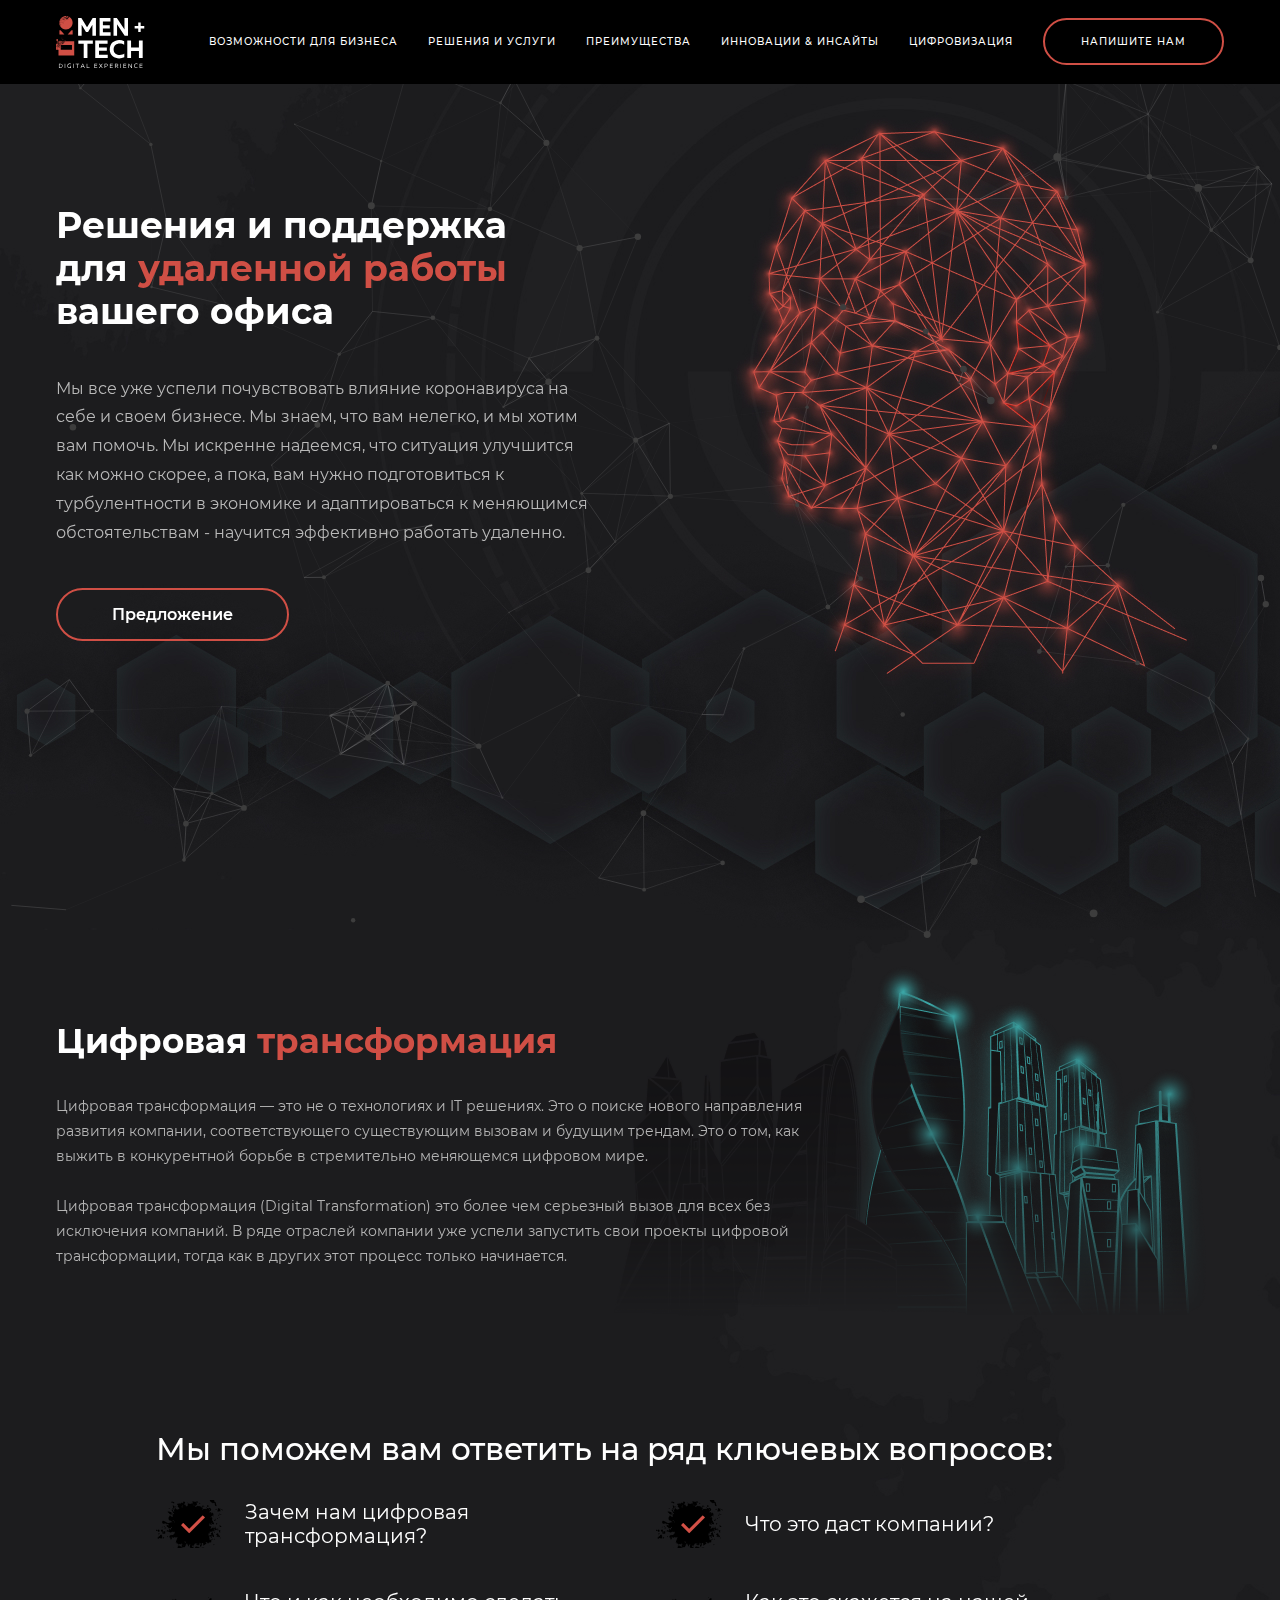
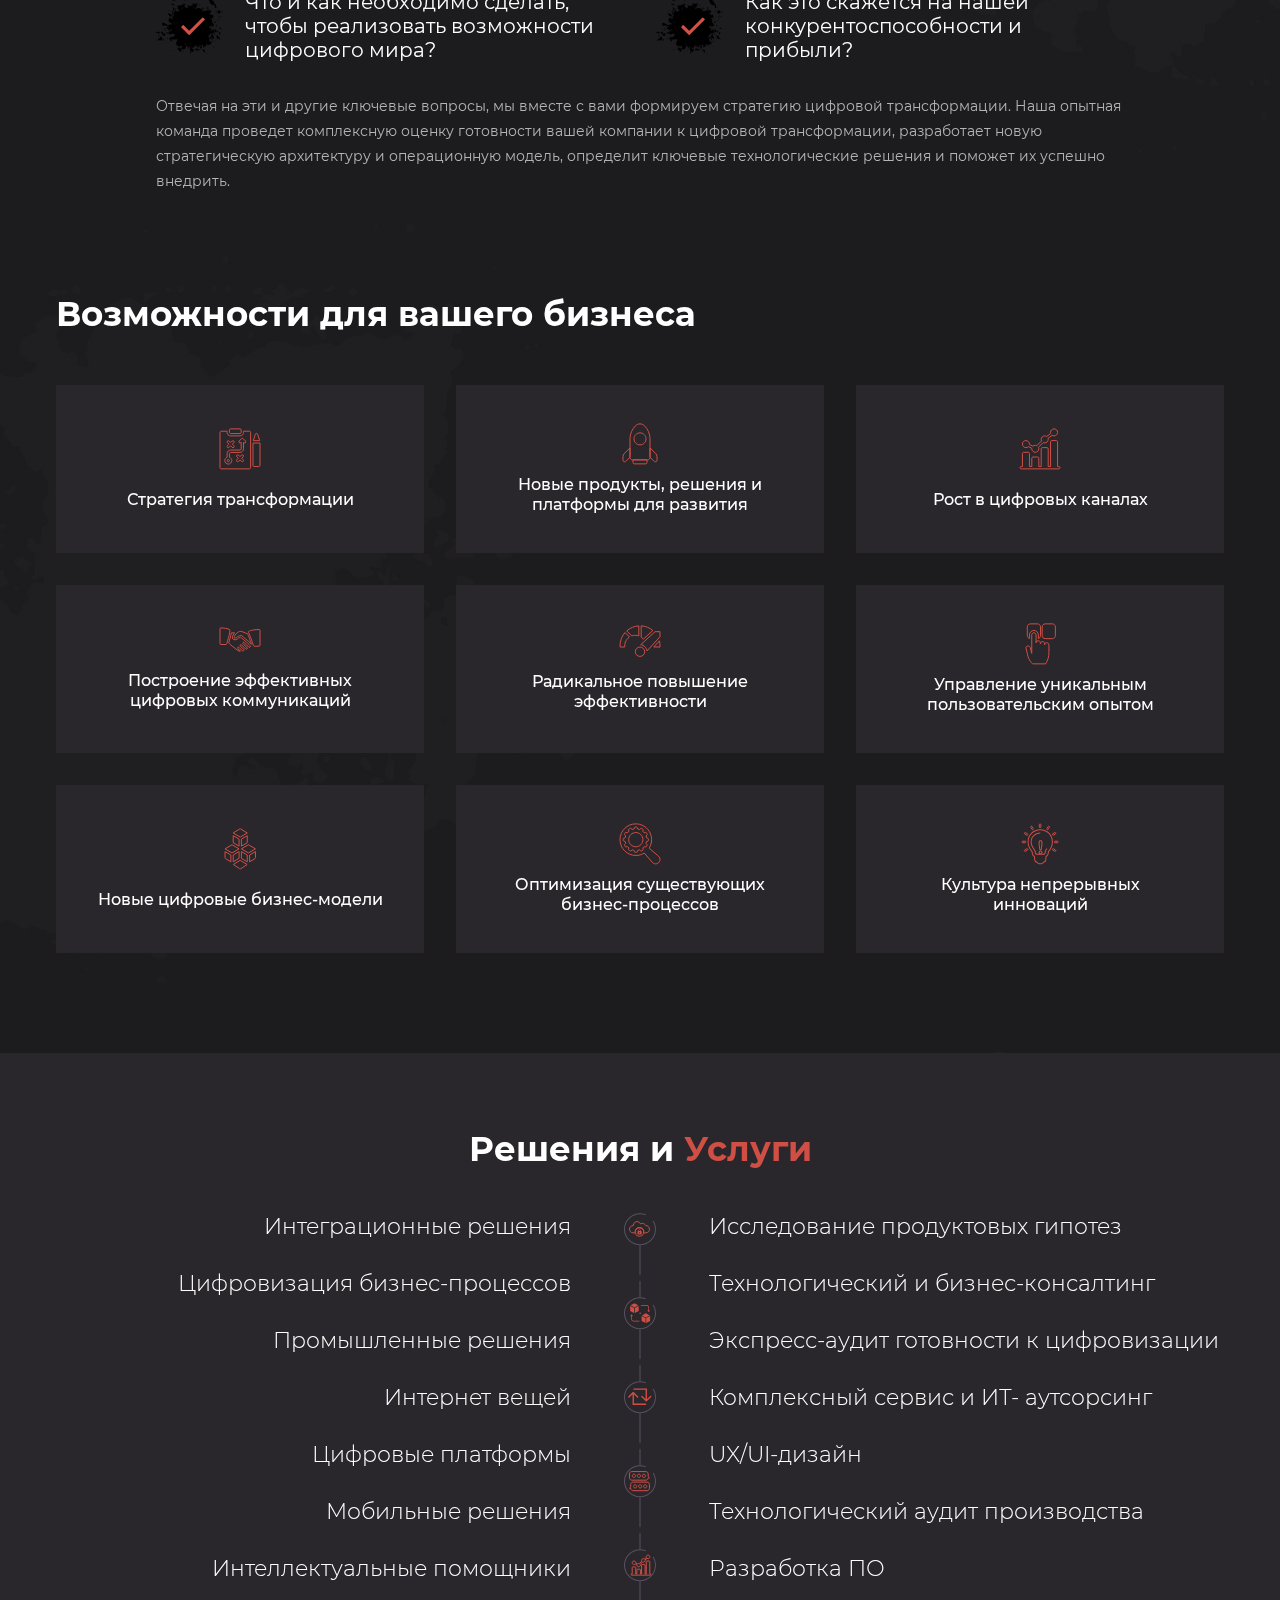
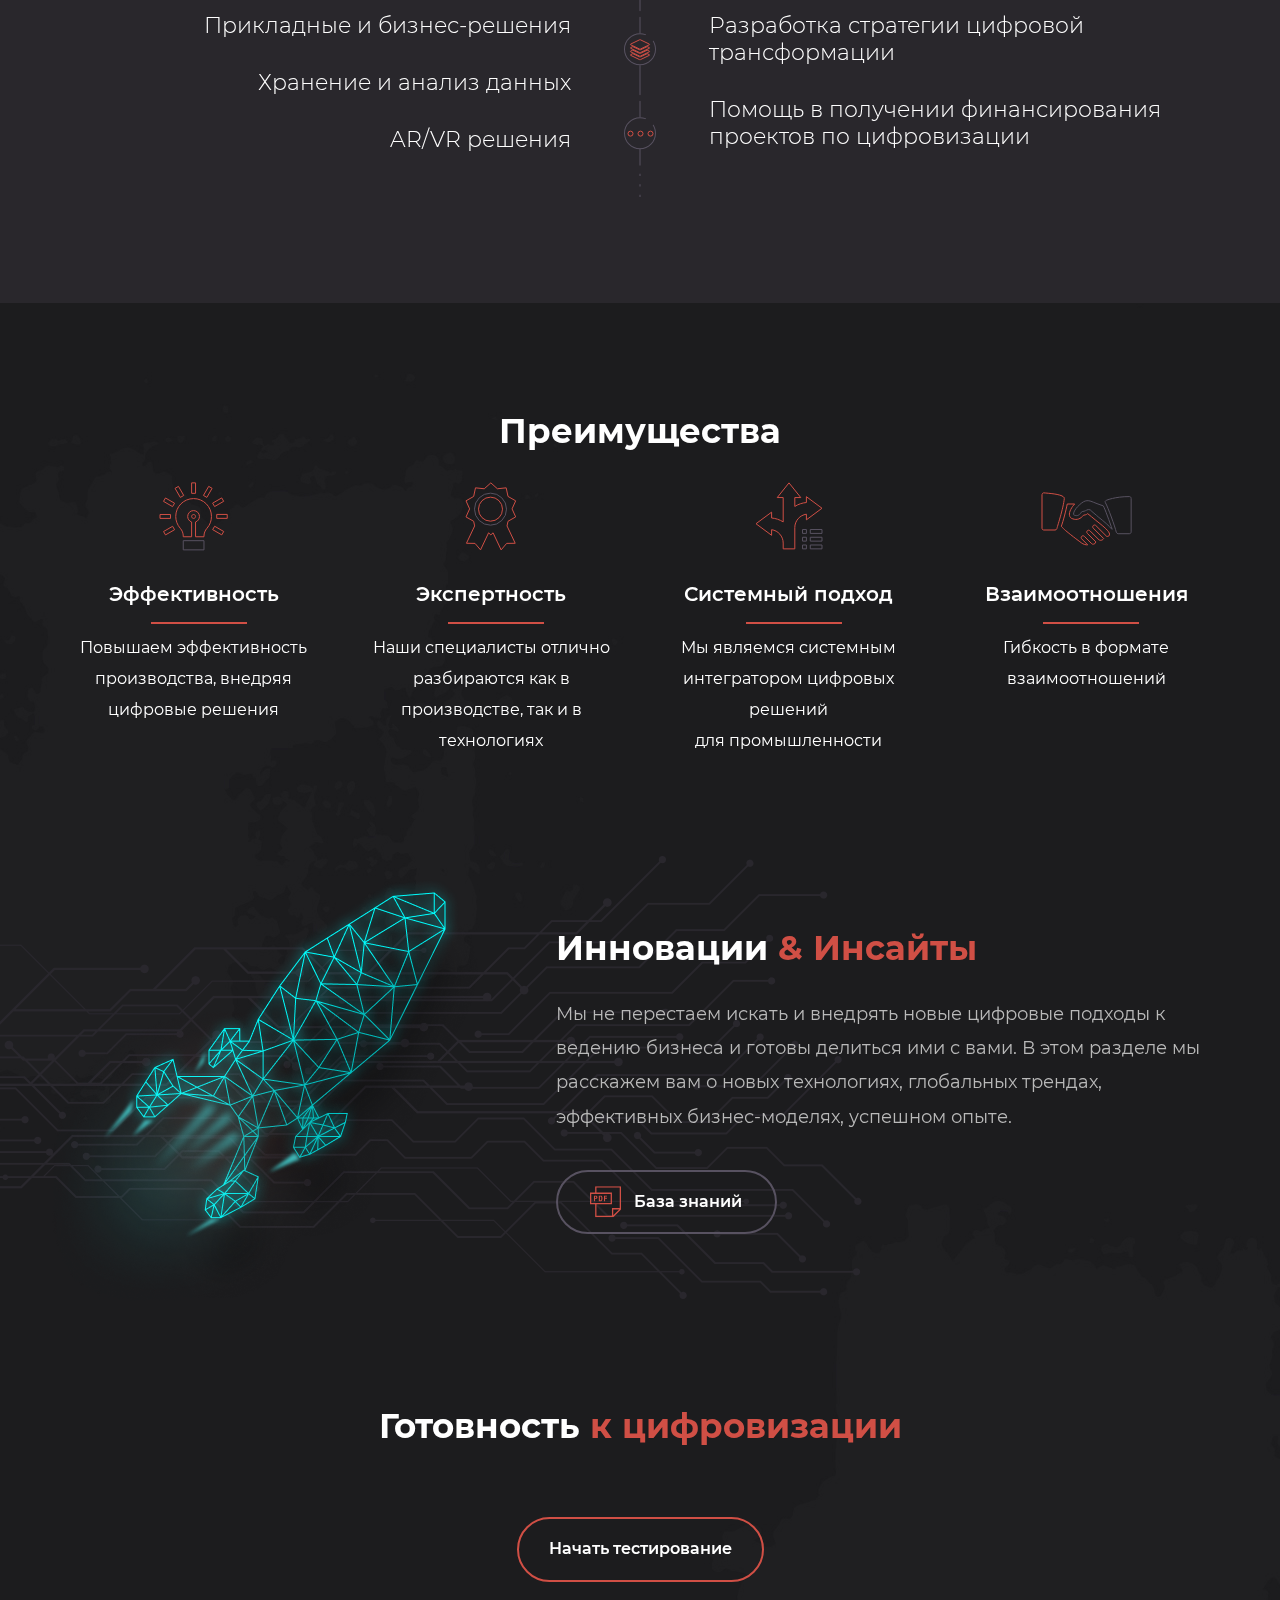
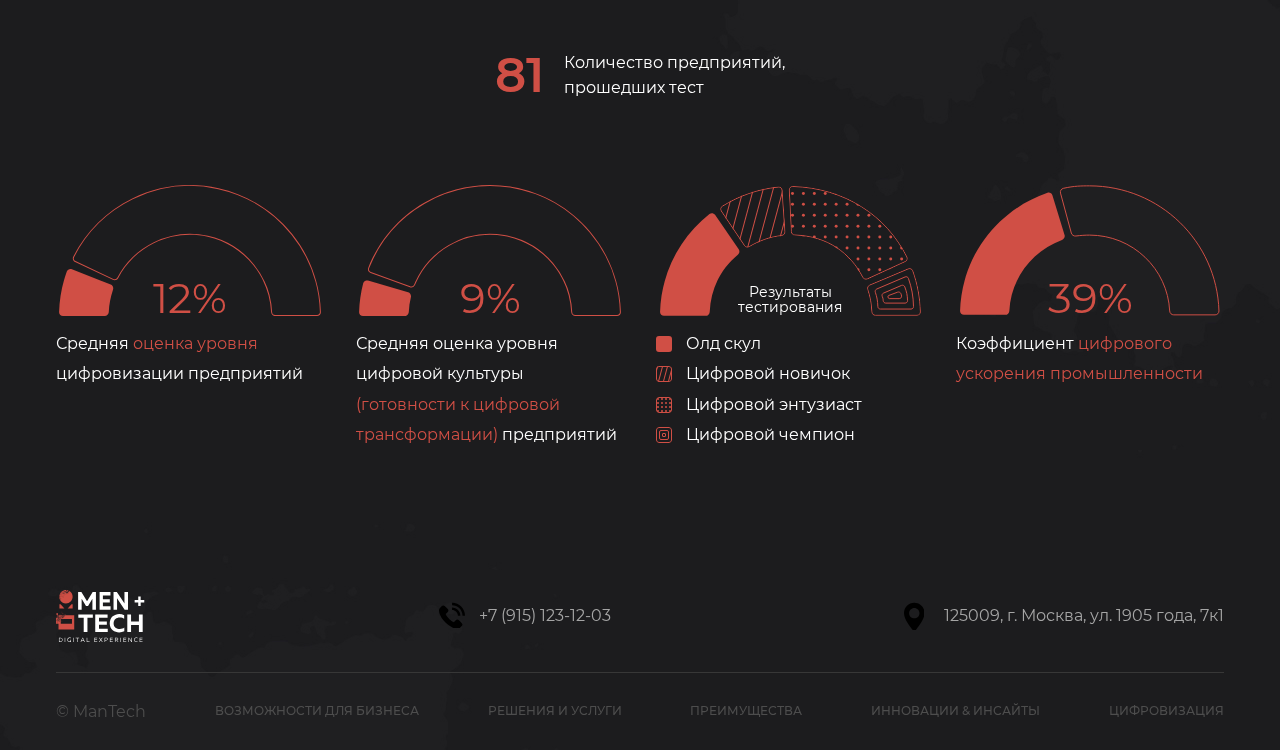
<file: index.html>
<!DOCTYPE html>
<html lang="ru">
<head>
    <meta charset="UTF-8">
    <meta name="viewport" content="width=device-width, initial-scale=1.0">
    <title>Men plus Tech</title>
    <link rel="stylesheet" href="css/reset.css">
    <link rel="stylesheet" href="css/style.css">
    <link rel="stylesheet" href="css/media.css">
</head>
<body>

    <!-- Header start -->
    <header class="header">
        <div class="wrapper">

           <div class="header__wrapper">
                <div class="header__logo">
                    <a href="/" class="header__logo-link">
                        <img src="img/svg/LogoMen.svg" width="89" height="52" alt="Логотип компании Men+Tech" class="header__logo-pic">
                    </a>
                </div>

                <nav class="header__nav">
                    <ul class="header__list">
                        <li class="header__item">
                            <a href="#opport" class="header__link js-scroll">Возможности для бизнеса</a>
                        </li>
                        <li class="header__item">
                            <a href="#services" class="header__link js-scroll">Решения и услуги</a>
                        </li>
                        <li class="header__item">
                            <a href="#benefits" class="header__link js-scroll">Преимущества</a>
                        </li>
                        <li class="header__item">
                            <a href="#insites" class="header__link js-scroll">Инновации & Инсайты</a>
                        </li>
                        <li class="header__item">
                            <a href="#test" class="header__link js-scroll">Цифровизация</a>
                        </li>
                        <li class="header__item">
                            <a href="postform.html" class="header__link send-message">Напишите нам</a>
                        </li>
                    </ul>
                    <div class="header__nav-close">
                        <span class="header__nav-close-line"></span>
                        <span class="header__nav-close-line"></span>
                    </div>
                </nav>

                <div class="header__burger burger">
                    <span class="burger__line burger__line-first"></span>
                    <span class="burger__line burger__line-second"></span>
                    <span class="burger__line burger__line-third"></span>
                </div>
                
            </div>
            
        </div>
    </header>
    <!-- Header end -->

    <main class="main">
        <h1 class="visually-hidden">Сайт компании Man plus Tech</h1>
        <!-- Intro start -->
        <section class="intro">
            <div id="particles" class="particles"></div>
            <div class="wrapper">
                <h2 class="intro__title">
                    Решения и поддержка для <span>удаленной работы</span> вашего офиса
                </h2>
                <p class="intro__desc">
                    Мы все уже успели почувствовать влияние коронавируса на себе и своем бизнесе. Мы знаем, что вам нелегко, и мы хотим вам помочь. Мы искренне надеемся, что ситуация улучшится как можно скорее, а пока, вам нужно подготовиться к турбулентности в экономике и адаптироваться к меняющимся обстоятельствам - научится эффективно работать удаленно. 
                </p>
                <a href="#!" class="intro__more">
                    Предложение
                </a>
            
                
            </div>
            
            
        </section>
        <!-- Intro end -->

        <!-- Desc_01 start -->
        <section class="desc_01">
            <div class="wrapper">
                <div class="desc_01__wrapper">
                    <h2 class="desc_01__title">
                        Цифровая <span>трансформация</span> 
                    </h2>
                    <p class="desc_01__text desc_01__text-2">
                        Цифровая трансформация — это не о технологиях и IT решениях. Это о поиске нового направления развития компании, соответствующего существующим вызовам и будущим трендам. Это о том, как выжить в конкурентной борьбе в стремительно меняющемся цифровом мире.
                    </p>
                    <p class="desc_01__text desc_01__text-2">
                        Цифровая трансформация (Digital Transformation) это более чем серьезный вызов для всех без исключения компаний. В ряде отраслей компании уже успели запустить свои проекты цифровой трансформации, тогда как в других этот процесс только начинается. 
                    </p>
                </div>
                
            </div>
        </section>
        <!-- Desc_01 end -->

        <!-- Questions start -->
        <section class="quest">
            <div class="quest__wrap">
                <h3 class="quest__title">
                    Мы поможем вам ответить на ряд ключевых вопросов:
                </h3>

                <ul class="quest__cards">
                    <li class="quest__card">
                        <p class="quest__card-text">
                            Зачем нам цифровая трансформация?
                        </p>
                    </li>

                    <li class="quest__card">
                        <p class="quest__card-text">
                            Что это даст компании?
                        </p>
                    </li>

                    <li class="quest__card">
                        <p class="quest__card-text">
                            Что и как необходимо сделать, чтобы реализовать возможности цифрового мира?
                        </p>
                    </li>

                    <li class="quest__card">
                        <p class="quest__card-text">
                            Как это скажется на нашей конкурентоспособности и прибыли?
                        </p>
                    </li>
                </ul>

                <p class="quest__desc">
                    Отвечая на эти и другие ключевые вопросы, мы вместе с вами формируем стратегию цифровой трансформации. Наша опытная команда проведет комплексную оценку готовности вашей компании к цифровой трансформации, разработает новую стратегическую архитектуру и операционную модель, определит ключевые технологические решения и поможет их успешно внедрить.
                </p>
            </div>
        </section>
         <!-- Questions end -->

        <!-- Oppotunity start -->
        <section class="opport" id="opport">
            <div class="wrapper">
                <h2 class="opport__title">
                    Возможности для вашего бизнеса
                </h2>
                <ul class="opport__cards">

                    <li class="opport__card">
                        <p class="opport__desc opport__desc-01">
                            Стратегия трансформации 
                        </p>
                    </li>

                    <li class="opport__card">
                        <p class="opport__desc opport__desc-02">
                            Новые продукты, решения и платформы для развития 
                        </p>
                    </li>

                    <li class="opport__card">
                        <p class="opport__desc opport__desc-03">
                            Рост в цифровых каналах 
                        </p>
                    </li>

                    <li class="opport__card">
                        <p class="opport__desc opport__desc-04">
                            Построение эффективных цифровых коммуникаций
                        </p>
                    </li>

                    <li class="opport__card">
                        <p class="opport__desc opport__desc-05">
                            Радикальное повышение эффективности 
                        </p>
                    </li>

                    <li class="opport__card">
                        <p class="opport__desc opport__desc-06">
                            Управление уникальным пользовательским опытом
                        </p>
                    </li>

                    <li class="opport__card">
                        <p class="opport__desc opport__desc-07">
                            Новые цифровые бизнес-модели
                        </p>
                    </li>

                    <li class="opport__card">
                        <p class="opport__desc opport__desc-08">
                            Оптимизация существующих бизнес-процессов
                        </p>
                    </li>

                    <li class="opport__card">
                        <p class="opport__desc opport__desc-09">
                            Культура непрерывных инноваций
                        </p>
                    </li>

                </ul>
            </div>
        </section>

        <!-- Opportunity end -->

        <!-- Services start -->
        <section class="services" id="services">
            <div class="wrapper">
                <h2 class="services__title">
                    Решения и <span>Услуги</span>
                </h1>
                
                <div class="services__cards">
                    <div class="services__card ">
                        <h3 class="services__card-title">
                            Решения
                        </h3>
                        
                        <p class="services__card-desc">
                            Интеграционные решения
                        </p>
                        <p class="services__card-desc">
                            Цифровизация бизнес-процессов
                        </p>
                        <p class="services__card-desc">
                            Промышленные решения
                        </p>
                        <p class="services__card-desc">
                            Интернет вещей
                        </p>
                        <p class="services__card-desc">
                            Цифровые платформы
                        </p>
                        <p class="services__card-desc">
                            Мобильные решения
                        </p>
                        <p class="services__card-desc">
                            Интеллектуальные помощники
                        </p>
                        <p class="services__card-desc">
                            Прикладные и бизнес-решения
                        </p>
                        <p class="services__card-desc">
                            Хранение и анализ данных
                        </p>
                        <p class="services__card-desc">
                            AR/VR решения
                        </p>
                    </div>

                    <div class="services__card  services__card-2">
                        <h3 class="services__card-title">
                            Услуги
                        </h3>
                        
                        <p class="services__card-desc">
                            Исследование продуктовых гипотез
                        </p>
                        <p class="services__card-desc">
                            Технологический и бизнес-консалтинг
                        </p>
                        <p class="services__card-desc">
                            Экспресс-аудит готовности к цифровизации
                        </p>
                        <p class="services__card-desc">
                            Комплексный сервис и ИТ- аутсорсинг
                        </p>
                        <p class="services__card-desc">
                            UX/UI-дизайн
                        </p>
                        <p class="services__card-desc">
                            Технологический аудит производства
                        </p>
                        <p class="services__card-desc">
                            Разработка ПО
                        </p>
                        <p class="services__card-desc">
                            Разработка стратегии цифровой трансформации
                        </p>
                        <p class="services__card-desc">
                            Помощь в получении финансирования проектов по цифровизации
                        </p>
                    </div>

                </div>

            </div>
        </section>
        <!-- Services end -->

         <!-- Benefits start -->
         <section class="benefits" id="benefits">
            <div class="wrapper">
                <h2 class="benefits__title">
                    Преимущества
                </h2>
                <ul class="benefits__cards">

                    <li class="benefits__card benefits__card-01">
                        <h3 class="benefits__card-title">Эффективность</h3>
                        <p class="benefits__card-desc">Повышаем эффективность производства, внедряя цифровые решения
                        </p>
                    </li>

                    <li class="benefits__card benefits__card-02">
                        <h3 class="benefits__card-title">Экспертность</h3>
                        <p class="benefits__card-desc">Наши специалисты отлично разбираются как в производстве, так и в технологиях</p>
                    </li>

                    <li class="benefits__card benefits__card-03">
                        <h3 class="benefits__card-title">Системный подход</h3>
                        <p class="benefits__card-desc">Мы являемся системным интегратором цифровых решений <br>для промышленности</p>
                    </li>

                    <li class="benefits__card benefits__card-04">
                        <h3 class="benefits__card-title">Взаимоотношения</h3>
                        <p class="benefits__card-desc">Гибкость в формате взаимоотношений</p>
                    </li>

                </ul>
            </div>
        </section>
        <!-- Benefits end -->
        

        <!-- Insite start-->
        <section class="insites" id="insites">
            <div class="wrapper">
            
                <div class="insites__wrap">
                    <h2 class="insites__title">
                        Инновации <span>& Инсайты</span> 
                    </h2>
                    <p class="insites__desc">
                        Мы не перестаем искать и внедрять новые цифровые подходы к ведению бизнеса и готовы делиться ими с вами. В этом разделе мы расскажем вам о новых технологиях, глобальных трендах, эффективных бизнес-моделях, успешном опыте.
                    </p>
                    <a href="./knowbase.html" class="insites__link">База знаний</a>
                    
                </div>
            </div>
        </section>
       
        <!-- Insites end -->


        <!-- Test start -->
        <section class="test" id="test">
            <div class="wrapper">
                <h2 class="test__title">
                    Готовность <span>к цифровизации</span>
                </h2>
                <p class="center">
                    <a href="#!" class="test__link">Начать тестирование</a>
                </p>

                <!-- Rating cards -->
                <ul class="test__rating-cards">
                    <li class="test__rating-card">
                        <p class="test__rating-value">
                            81
                        </p>
                        <p class="test__rating-desc">
                            ​Количество предприятий,<br>прошедших тест
                        </p>
                    </li>
                </ul>

                <div class="test__cards">
                    <div class="test__card">
                        <div class="test__visual test__visual-01">
                            <p class="test__visual-stat">
                                12%
                            </p>
                        </div>
                        <p class="test__desc">
                            Средняя <span> оценка уровня</span> цифровизации предприятий
                        </p>
                    </div>

                    <div class="test__card">
                        <div class="test__visual test__visual-02">
                            <p class="test__visual-stat">
                                9%
                            </p>
                        </div>
                        <p class="test__desc">
                            Средняя оценка уровня цифровой культуры <span>(готовности к цифровой трансформации)</span> предприятий
                        </p>
                    </div>

                    <div class="test__card">
                        <div class="test__visual test__visual-03">
                            <p class="test__stat test__stat-text">
                                Результаты <br>тестирования
                            </p>
                        </div>
                        <div class="test__desc-wrap">
                            <p class="test__desc test__desc-01">
                                Олд скул
                            </p>
    
                            <p class="test__desc test__desc-02">
                                Цифровой новичок
                            </p>
    
                            <p class="test__desc test__desc-03">
                                Цифровой энтузиаст
                            </p>
    
                            <p class="test__desc test__desc-04">
                                Цифровой чемпион
                            </p>
                        </div>
                        
                    </div>

                    <div class="test__card">
                        <div class="test__visual test__visual-04">
                            <p class="test__visual-stat">
                                39%
                            </p>
                        </div>
                        <p class="test__desc">
                            Коэффициент <span>цифрового ускорения промышленности</span>
                        </p>
                    </div>

                </div>

            </div>
        </section>
         <!-- Test end -->      
    </main>

    <!-- Footer start -->

    <footer class="footer">
        <div class="wrapper">



            <div class="footer__contacts">
                <div class="footer__logo">
                    <a href="/men-tech" class="footer__logo-link">
                        <img src="img/svg/LogoMen.svg" width="89" height="52" alt="Логотип компании Men+Tech" class="header__logo-pic">
                    </a>
                </div>
                <p class="footer__contacts-item footer__contacts-item-01">
                    +7 (915) 123-12-03
                </p>
                <p class="footer__contacts-item footer__contacts-item-02">
                    125009, г. Москва, ул. 1905 года, 7к1
                </p>
                <!-- <p class="footer__contacts-item footer__contacts-item-03">
                     apr.mos.ru
                </p>
                <p class="footer__contacts-item footer__contacts-item-04">
                    apr@develop.mos.ru
                 </p> -->

            </div>  

            <div class="footer__nav">
                <ul class="footer__list">

                    <li class="footer__item">
                        &copy; ManTech
                    </li>

                    <li class="footer__item">
                        <a href="#opport" class="footer__link">Возможности для бизнеса</a>
                    </li>

                    <li class="footer__item">
                        <a href="#services" class="footer__link">Решения и услуги</a>
                    </li>

                    <li class="footer__item">
                        <a href="#benefits" class="footer__link">Преимущества</a>
                    </li>

                    <li class="footer__item">
                        <a href="#insites" class="footer__link">Инновации & Инсайты</a>
                    </li>

                    <li class="footer__item">
                        <a href="#test" class="footer__link">Цифровизация</a>
                    </li>

                </ul>

            </div>
        </div>
    </footer>

    <!-- Footer end -->

    <!-- Modal start -->
    

    <div class="modal-bg">
        <section class="modal modal-message">
            <button class="modal-close" type="button"></button>
            <h2 class="modal-title">Отправить <span>сообщение</span></h2>
            <form  class="modal-form" action="" method="POST">
                <p class="form-item">
                    <label>ФИО</label>
                    <input class="modal-input" name="user-name" type="text" placeholder="Введите ФИО" required>
                </p class="form-item">
                <div class="form-box">
                    <p class="form-item">
                        <label>Телефон</label>
                        <input class="modal-input" name="user-phone" type="tel" placeholder="+7 (___) ___-__-__" required>
                    </p>
                    <p class="form-item">
                        <label>E-mail</label>
                        <input class="modal-input" name="user-email" type="email" placeholder="Введите e-mail" required>
                    </p>
                </div>
                <p class="form-item">
                    <label>Сообщение</label>
                    <textarea class="modal-input modal-textarea" name="user-message" rows="3" placeholder="Введите текст"></textarea>
                </p>

                
                <p class="form-legal">
                    <label class="legal-checkbox">
                        <input class="visually-hidden" name="legal" checked="checked" type="checkbox" value="true">
                        <span class="checkbox-indicator"></span>
                        Отправляя форму, вы подтверждаете, что ознакомлены с <a style="color:#D04F45;" href="#">политикой конфиденциальности</a>
                    </label>
                        
                </p>
                
    
                <div class="center">
                    <button class="submit-button" type="submit">Отправить</button>
                </div>
                
            </form>
        </section>
    </div>



    <!-- Modal end -->

    <script src="libs/particles/particles.min.js"></script>
    <script src="js/main.js"></script>
    
</body>
</html>
</file>
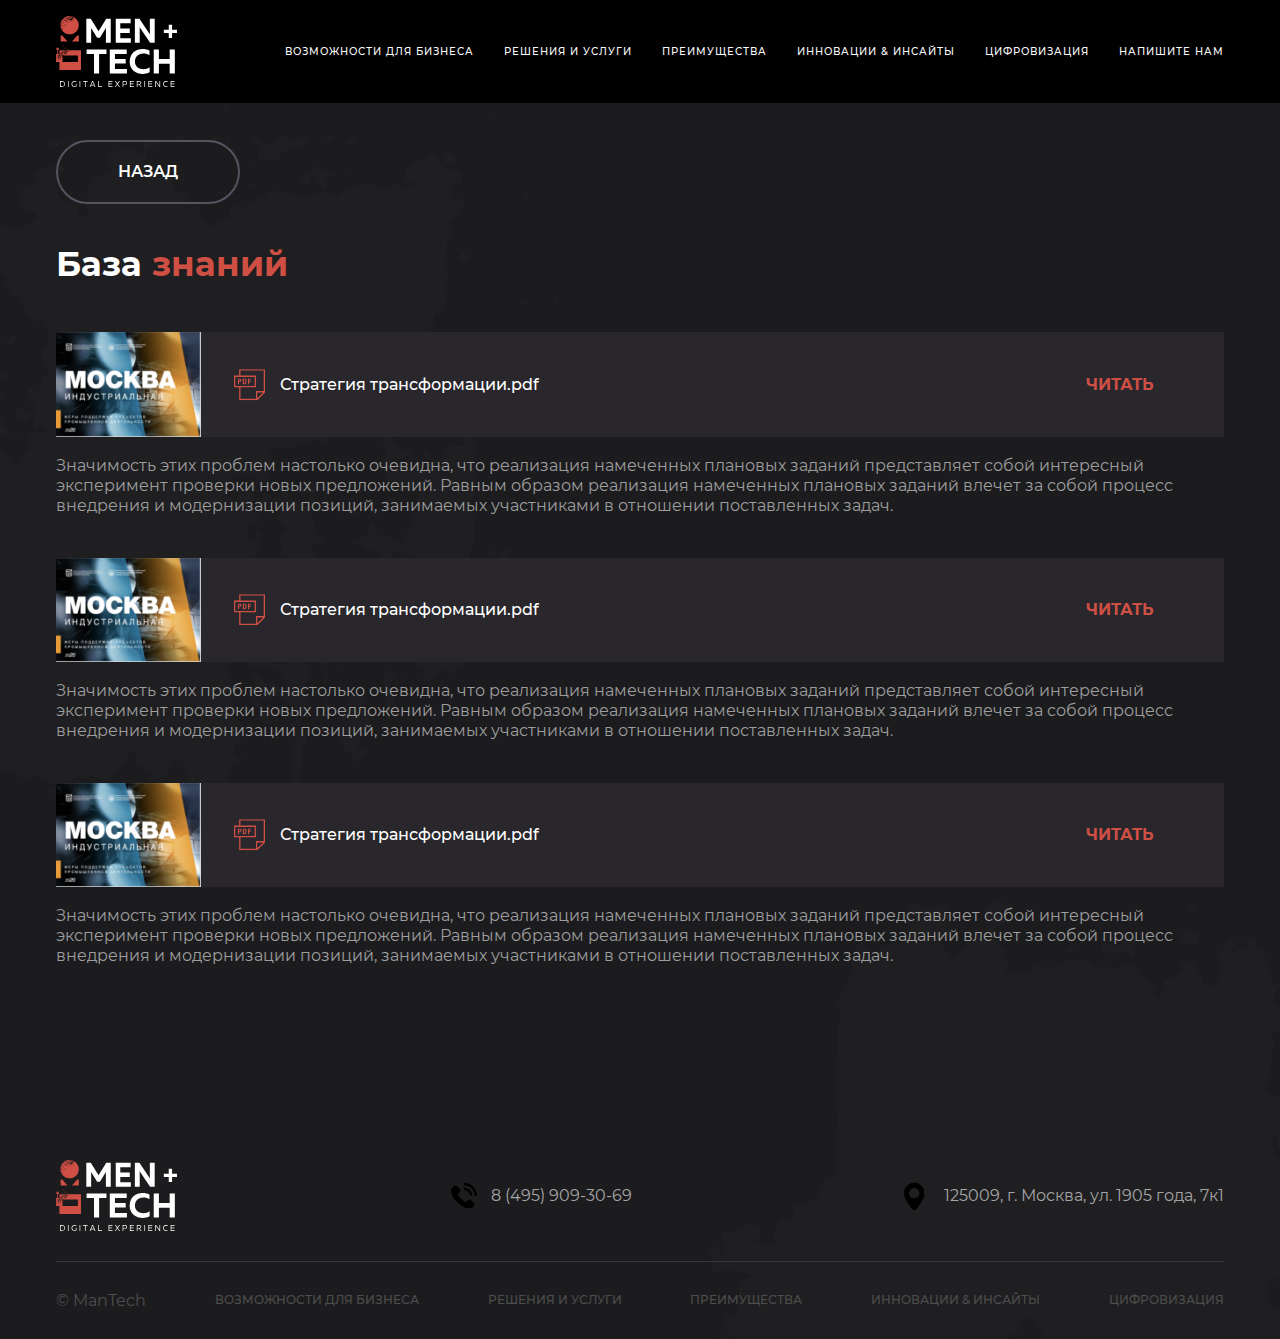
<file: base.html>
<!DOCTYPE html>
<html lang="ru">
<head>
    <meta charset="UTF-8">
    <meta name="viewport" content="width=device-width, initial-scale=1.0">
    <title>Men plus Tech</title>
    <link rel="stylesheet" href="./css/reset.css">
    <link rel="stylesheet" href="./css/style.css">
    <link rel="stylesheet" href="./css/knowbase.css">
    <link rel="stylesheet" href="./css/media.css">
</head>
<body>

    <!-- Header start -->
    <header class="header">
        <div class="wrapper">

           <div class="header__wrapper">
                <div class="header__logo">
                    <a href="index.html" class="header__logo-link">
                        <img src="./img/svg/LogoMen.svg" alt="Men+Tech " class="header__logo-pic">
                    </a>
                </div>

                <nav class="header__nav">
                    <ul class="header__list">
                        <li class="header__item">
                            <a href="index.html#opport" class="header__link js-scroll">Возможности для бизнеса</a>
                        </li>
                        <li class="header__item">
                            <a href="index.html#services" class="header__link js-scroll">Решения и услуги</a>
                        </li>
                        <li class="header__item">
                            <a href="index.html#benefits" class="header__link js-scroll">Преимущества</a>
                        </li>
                        <li class="header__item">
                            <a href="index.html#insites" class="header__link js-scroll">Инновации & Инсайты</a>
                        </li>
                        <li class="header__item">
                            <a href="index.html#test" class="header__link js-scroll">Цифровизация</a>
                        </li>
                        <li class="header__item">
                            <a href="#!" class="header__link">Напишите нам</a>
                        </li>
                    </ul>
                    <div class="header__nav-close">
                        <span class="header__nav-close-line"></span>
                        <span class="header__nav-close-line"></span>
                    </div>
                </nav>

                <div class="header__burger burger">
                    <span class="burger__line burger__line-first"></span>
                    <span class="burger__line burger__line-second"></span>
                    <span class="burger__line burger__line-third"></span>
                </div>
                
            </div>
            
        </div>
    </header>
    <!-- Header end -->

    <main class="main">
        <!-- Knowledge base start -->
        <section class="knowbase">
            <div class="wrapper">
                <a href="index.html#insites" class="knowbase__link">Назад</a>
                <h2 class="knowbase__title">База <span>знаний</span></h2>

                <div class="knowbase__cards">

                    

                    <div class="knowbase__card">
                        <div class="knowbase__card-wrap">
                            <div class="knowbase__card-pic">
                                <img src="./img/knowbase-img-01.jpg" alt="" class="knowbase__card-thumb">
                            </div>
                            <div class="knowbase__card-links">
                                <p href="" class="knowbase_card-link-desc">Стратегия трансформации.pdf</p>
                                <a href="" class="knowbase_card-link">Читать</a>
                            </div>
                        </div>
                        <p class="knowbase__card-desc">
                        Значимость этих проблем настолько очевидна, что реализация намеченных плановых заданий представляет собой интересный эксперимент проверки новых предложений. Равным образом реализация намеченных плановых заданий влечет за собой процесс внедрения и модернизации позиций, занимаемых участниками в отношении поставленных задач.
                        </p>
                    </div>

                    <div class="knowbase__card">
                        <div class="knowbase__card-wrap">
                            <div class="knowbase__card-pic">
                                <img src="./img/knowbase-img-01.jpg" alt="" class="knowbase__card-thumb">
                            </div>
                            <div class="knowbase__card-links">
                                <p href="" class="knowbase_card-link-desc">Стратегия трансформации.pdf</p>
                                <a href="" class="knowbase_card-link">Читать</a>
                            </div>
                        </div>
                        <p class="knowbase__card-desc">
                        Значимость этих проблем настолько очевидна, что реализация намеченных плановых заданий представляет собой интересный эксперимент проверки новых предложений. Равным образом реализация намеченных плановых заданий влечет за собой процесс внедрения и модернизации позиций, занимаемых участниками в отношении поставленных задач.
                        </p>
                    </div>

                    <div class="knowbase__card">
                        <div class="knowbase__card-wrap">
                            <div class="knowbase__card-pic">
                                <img src="./img/knowbase-img-01.jpg" alt="" class="knowbase__card-thumb">
                            </div>
                            <div class="knowbase__card-links">
                                <p href="" class="knowbase_card-link-desc">Стратегия трансформации.pdf</p>
                                <a href="" class="knowbase_card-link">Читать</a>
                            </div>
                        </div>
                        <p class="knowbase__card-desc">
                        Значимость этих проблем настолько очевидна, что реализация намеченных плановых заданий представляет собой интересный эксперимент проверки новых предложений. Равным образом реализация намеченных плановых заданий влечет за собой процесс внедрения и модернизации позиций, занимаемых участниками в отношении поставленных задач.
                        </p>
                    </div>

                    

                    

                    
                    

                </div>
            </div>

        </section>
        
        <!-- Knowledge base end -->

    </main>
    <!-- Footer start -->

    <footer class="footer">
        <div class="wrapper">



            <div class="footer__contacts">
                <div class="footer__logo">
                    <a href="index.html" class="footer__logo-link">
                        <img src="./img/svg/LogoMen.svg" alt="Men+Tech " class="header__logo-pic">
                    </a>
                </div>
                <p class="footer__contacts-item footer__contacts-item-01">
                    8 (495) 909-30-69
                </p>
                <p class="footer__contacts-item footer__contacts-item-02">
                    125009, г. Москва, ул. 1905 года, 7к1
                </p>
                <!-- <p class="footer__contacts-item footer__contacts-item-03">
                     apr.mos.ru
                </p>
                <p class="footer__contacts-item footer__contacts-item-04">
                    apr@develop.mos.ru
                 </p> -->

            </div>  

            <div class="footer__nav">
                <ul class="footer__list">

                    <li class="footer__item">
                        &copy; ManTech
                    </li>

                    <li class="footer__item">
                        <a href="index.html#opport" class="footer__link">Возможности для бизнеса</a>
                    </li>

                    <li class="footer__item">
                        <a href="index.html#services" class="footer__link">Решения и услуги</a>
                    </li>

                    <li class="footer__item">
                        <a href="index.html#benefits" class="footer__link">Преимущества</a>
                    </li>

                    <li class="footer__item">
                        <a href="index.html#insites" class="footer__link">Инновации & Инсайты</a>
                    </li>

                    <li class="footer__item">
                        <a href="index.html#test" class="footer__link">Цифровизация</a>
                    </li>

                </ul>

            </div>
        </div>
    </footer>

    <!-- Footer end -->
    <script src="./js/main.js"></script>
    
</body>
</html>
</file>
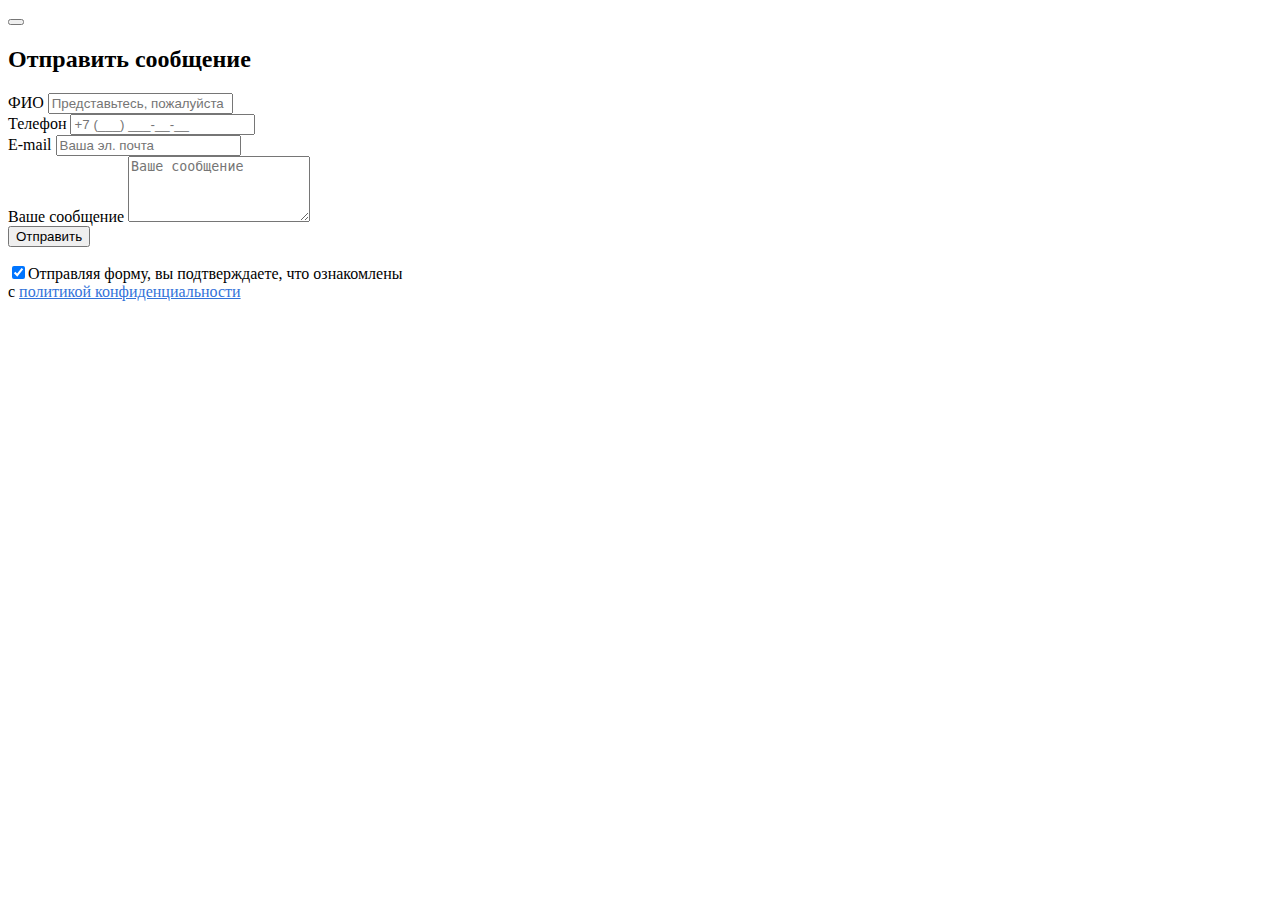
<file: mail-form.html>
<!DOCTYPE html>
<html lang="en">
<head>
    <meta charset="UTF-8">
    <meta name="viewport" content="width=device-width, initial-scale=1.0">
    <title>Document</title>
</head>
<body>
    <div class="remodal-wrapper remodal-is-closed">
        <div class="remodal remodal-is-initialized remodal-is-closed" data-remodal-id="modal-simple" tabindex="-1">
            <button class="remodal__close" type="button" data-remodal-action="close"><i class="icon-close"></i></button>
            <form class="form ajax-form" action="/feedback" method="post" novalidate="novalidate">
                <h2 class="form__title">
                     Отправить сообщение
                </h2>
                <div class="form__field-group">
                    <input type="hidden" name="Type" value="simple">
                <div class="form__item">
                     <label class="input-box"><span class="input-box__label">ФИО</span>
                        <span class="input-box__body">
                            <span class="input-box__field-w">
                                <input class="input-box__field input-default" name="Username" type="text" data-val="true" data-val-required="" placeholder="Представьтесь, пожалуйста">
                            </span>
                         <span class="input-box__caption"></span>
            </span>
            </label>

                </div>
                <div class="form__item">
                    <div class="row row-grid-md">
                        <div class="col-md-6">
                                <label class="input-box">
            <span class="input-box__label">Телефон</span>
            <span class="input-box__body">
            <span class="input-box__field-w">
                <input class="input-box__field input-default" name="Phone" type="tel" data-val="true" data-val-required="" placeholder="+7 (___) ___-__-__">
            </span>
            <span class="input-box__caption"></span>
            </span>
            </label>

                        </div>
                        <div class="col-md-6">
                                <label class="input-box">
            <span class="input-box__label">E-mail</span>
             <span class="input-box__body">
            <span class="input-box__field-w">
                <input class="input-box__field input-default" name="Email" type="email" data-val="true" data-val-required="" data-val-email="" placeholder="Ваша эл. почта">
            </span>
            <span class="input-box__caption"></span>
            </span>
            </label>

                        </div>
                    </div>
                </div>
                    <div class="form__item">
                        <label class="input-box input-box--textarea">
                            <span class="input-box__label">Ваше сообщение</span>
                            <span class="input-box__field-w">
                                <textarea class="input-box__field input-default" name="Message" rows="4" placeholder="Ваше сообщение"></textarea>
                            </span>
                        </label>
                    </div>
                </div>


                <button class="btn btn--theme_main form__submit btn-status" type="submit">
                    <span class="text">Отправить</span><span class="spinner"></span>
                </button>
                <div class="form__item">
                    <p class="bcrumbs-list__link is-current"><input name="legal" checked="checked" type="checkbox" value="true">Отправляя форму, вы подтверждаете, что ознакомлены <br>с <a style="color:#3272d9;" href="/legal">политикой конфиденциальности</a></p>
                </div>
             </form>
        </div>
    </div>
</body>
</html>
</file>
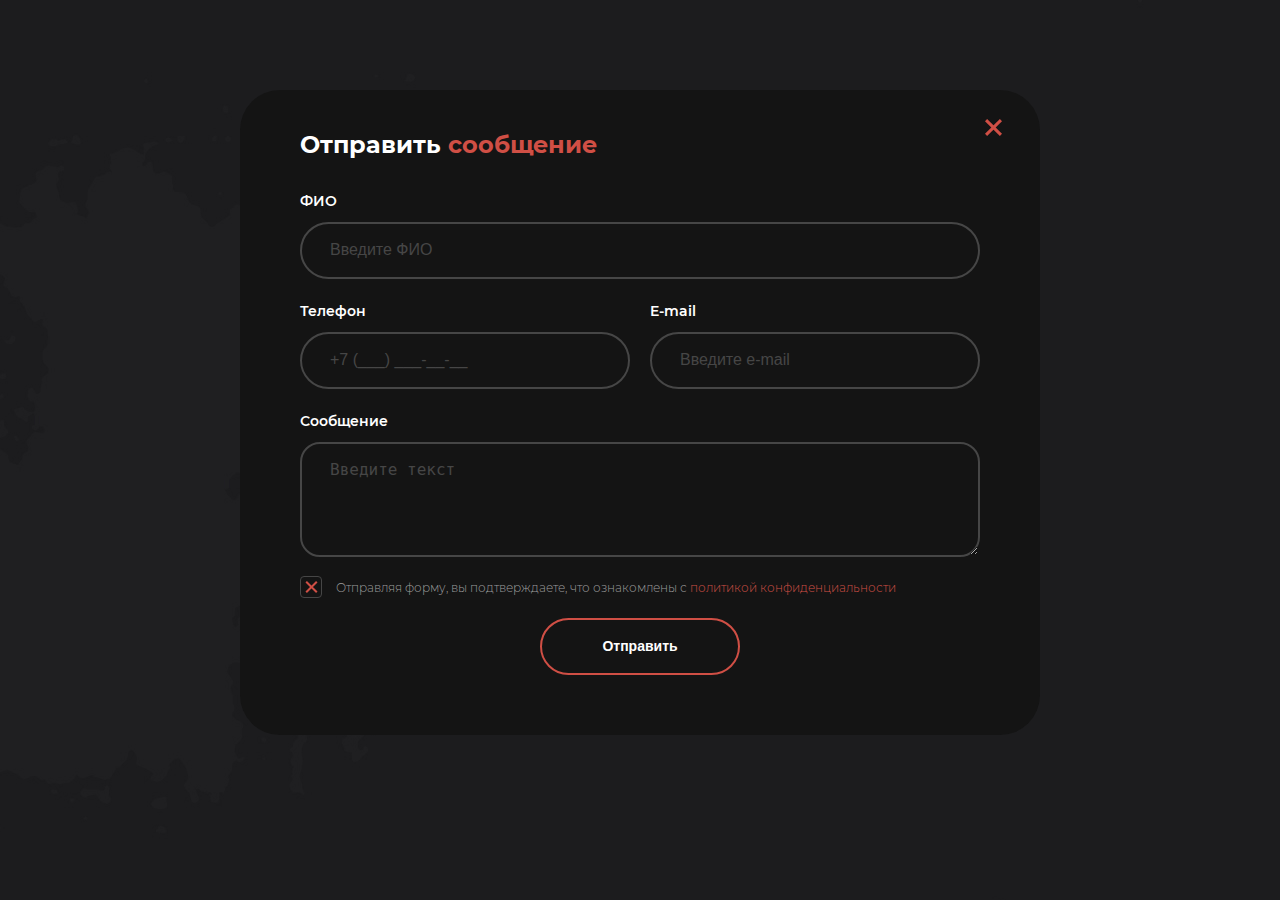
<file: postform.html>
<!DOCTYPE html>
<html lang="ru">
<head>
    <meta charset="UTF-8">
    <meta name="viewport" content="width=device-width, initial-scale=1.0">
    <title>Напишите нам</title>
    <link rel="stylesheet" href="css/reset.css">
    <link rel="stylesheet" href="css/style.css">
    <link rel="stylesheet" href="css/media.css">
</head>
<body>
    <section class="modal modal-message">
        <a href="index.html" class="modal-close" type="button"><span class="visually-hidden">Закрыть</span></a>
        <h2 class="modal-title">Отправить <span>сообщение</span></h2>
        <form  class="modal-form" action="" method="POST">
            <p class="form-item">
                <label>ФИО</label>
                <input class="modal-input" name="user-name" type="text" placeholder="Введите ФИО" required>
            </p class="form-item">
            <div class="form-box">
                <p class="form-item">
                    <label>Телефон</label>
                    <input class="modal-input" name="user-phone" type="tel" placeholder="+7 (___) ___-__-__" required>
                </p>
                <p class="form-item">
                    <label>E-mail</label>
                    <input class="modal-input" name="user-email" type="email" placeholder="Введите e-mail" required>
                </p>
            </div>
            <p class="form-item">
                <label>Сообщение</label>
                <textarea class="modal-input modal-textarea" name="user-message" rows="3" placeholder="Введите текст"></textarea>
            </p>

            
            <p class="form-legal">
                <label class="legal-checkbox">
                    <input class="visually-hidden" name="legal" checked="checked" type="checkbox" value="true">
                    <span class="checkbox-indicator"></span>
                    Отправляя форму, вы подтверждаете, что ознакомлены с <a style="color:#D04F45;" href="#">политикой конфиденциальности</a>
                </label>
                    
            </p>
            

            <div class="center">
                <button class="submit-button" type="submit">Отправить</button>
            </div>
            
        </form>
    </section>
    
</body>
</html>
</file>
<file: css/style.css>
/* montserrat-300 - cyrillic_latin */
@font-face {
    font-family: 'Montserrat';
    font-style: normal;
    font-weight: 300;
    src: local('Montserrat Light'), local('Montserrat-Light'),
         url('../fonts/montserrat-v14-cyrillic_latin-300.woff2') format('woff2'), /* Chrome 26+, Opera 23+, Firefox 39+ */
         url('../fonts/montserrat-v14-cyrillic_latin-300.woff') format('woff'); /* Chrome 6+, Firefox 3.6+, IE 9+, Safari 5.1+ */
  }
  /* montserrat-regular - cyrillic_latin */
  @font-face {
    font-family: 'Montserrat';
    font-style: normal;
    font-weight: 400;
    src: local('Montserrat Regular'), local('Montserrat-Regular'),
         url('../fonts/montserrat-v14-cyrillic_latin-regular.woff2') format('woff2'), /* Chrome 26+, Opera 23+, Firefox 39+ */
         url('../fonts/montserrat-v14-cyrillic_latin-regular.woff') format('woff'); /* Chrome 6+, Firefox 3.6+, IE 9+, Safari 5.1+ */
  }
  /* montserrat-500 - cyrillic_latin */
  @font-face {
    font-family: 'Montserrat';
    font-style: normal;
    font-weight: 500;
    src: local('Montserrat Medium'), local('Montserrat-Medium'),
         url('../fonts/montserrat-v14-cyrillic_latin-500.woff2') format('woff2'), /* Chrome 26+, Opera 23+, Firefox 39+ */
         url('../fonts/montserrat-v14-cyrillic_latin-500.woff') format('woff'); /* Chrome 6+, Firefox 3.6+, IE 9+, Safari 5.1+ */
  }
  /* montserrat-600 - cyrillic_latin */
  @font-face {
    font-family: 'Montserrat';
    font-style: normal;
    font-weight: 600;
    src: local('Montserrat SemiBold'), local('Montserrat-SemiBold'),
         url('../fonts/montserrat-v14-cyrillic_latin-600.woff2') format('woff2'), /* Chrome 26+, Opera 23+, Firefox 39+ */
         url('../fonts/montserrat-v14-cyrillic_latin-600.woff') format('woff'); /* Chrome 6+, Firefox 3.6+, IE 9+, Safari 5.1+ */
  }
  /* montserrat-700 - cyrillic_latin */
  @font-face {
    font-family: 'Montserrat';
    font-style: normal;
    font-weight: 700;
    src: local('Montserrat Bold'), local('Montserrat-Bold'),
         url('../fonts/montserrat-v14-cyrillic_latin-700.woff2') format('woff2'), /* Chrome 26+, Opera 23+, Firefox 39+ */
         url('../fonts/montserrat-v14-cyrillic_latin-700.woff') format('woff'); /* Chrome 6+, Firefox 3.6+, IE 9+, Safari 5.1+ */
  }


html{
    box-sizing: border-box;
}
*, *::before, *::after{
    box-sizing: inherit;
}

body{
    font-family: 'Montserrat', sans-serif;
    font-style: normal;
    font-weight: 400;
    color: #fff;
    background: url(../img/bg.jpg);
    background-position: center top;
    background-color: #1c1b1e;
   /* background-size: cover;*/
}

img{
  max-width: 100%;
  height: auto;
} 

.wrapper{
    max-width: 1198px;
    padding: 0 15px;
    margin: 0 auto;
}

.center {
    text-align: center;
}

h2 {
    font-weight: 700;
    font-size: 34px;
    line-height: 41px;
    color: #fff;
}

h2 span {
    color: #D04F45;
}

p {
    font-family: Montserrat;
    font-style: normal;
    font-weight: normal;
    font-size: 18px;
    line-height: 190%;
    color: #9E9E9E;;
}

.visually-hidden:not(:focus):not(:active),
input[type="checkbox"].visually-hidden,
input[type="radio"].visually-hidden {
  position: absolute;

  width: 1px;
  height: 1px;
  margin: -1px;
  border: 0;
  padding: 0;

  white-space: nowrap;

  clip-path: inset(100%);
  clip: rect(0 0 0 0);
  overflow: hidden;
}


/* Header styles start */

.header {
    position: fixed;
    top: 0;
    left: 0;
    width: 100%;
    background-color: #000;
    z-index: 999;
}

.header__wrapper{
    display: flex;
    align-items: center;
    justify-content: space-between;
    padding: 16px 0;
}

/* .header__logo-pic {
    width: 89px;
    height: 52px;
} */

.header__list{
    display: flex;
    flex-wrap: wrap;
    align-items: center;
}

.header__item{
    margin-left: 30px;
}

.header__link{
    font-weight: 500;
    font-size: 10px;
    line-height: 190%;
    text-decoration: none;
    letter-spacing: 0.1em;
    text-transform: uppercase;
    color: #fff;
}



.header__link:hover, 
.header__link:focus, 
.header__link:active {
    color: #D04F45;
}


.send-message{
    padding: 15px 36px;
    border: 2px solid #D04F45;
    border-radius: 60px; 
}

.send-message:hover, 
.send-message:focus, 
.send-message:active  {
    background-color: #D04F45;
    color: #ffffff;
}

.header__burger {
    display: none;
     width: 40px;
     height: 28px;
     position: relative;

}
.burger__line {
    display: block;
    width: 100%;
    height: 2px;
    background-color: #fff;
    position: absolute;
    left: 0;
} 

.burger__line-first {
    top: 0;
}

.burger__line-second {
    top: 50%;
    transform: translateY(-50%);
}

.burger__line-third {
    bottom: 0;
}


  /* Header styles end */

  /* Intro styles start */

.intro{
    padding-top: 204px;
    position: relative;
    padding-bottom: 328px;
     
}

.particles {
    position: absolute;
    z-index: -1;
    top: 0;
    left: 0;
    width: 100%;
    height: 100%;


    background-image: url(../img/bg-intro-02.jpg);
    background-repeat: no-repeat;
    
    
    background-position: center top;

}

/* Head
 .intro::before {
    content: '';
    background-image: url(../img/svg/head.svg);
    width: 500px;
    height: 570px;
    position: absolute;
    right: 194px;
    top: 30px;
} */

.intro:hover::before, .intro:focus::before, .intro:active::before {
    right: 180px;
}

.intro__title{
    max-width: 668px;
    font-weight: 700;
    font-size: 36px;
    line-height: 120%;
    color: #fff;
    margin-bottom: 41px;
}

.intro__desc{
    max-width: 668px;
    font-weight: normal;
    font-size: 16px;
    line-height: 1.8;
    color: #B9B9B9;
    margin-bottom: 53px;
}

.intro__title span {
    color: #D04F45;
} 

.intro__more{
    font-weight: 600;
    font-size: 16px;
    line-height: 190%;
    text-decoration: none;
    color: #fff;
    padding: 15px 54px;
    border: 2px solid #D04F45;
    border-radius: 60px;

}

.intro__more:hover, .intro__more:focus, .intro__more:active{
    background-color: #D04F45;;
}

/* Intro styles end */

/* Desc_01 styles start */

.desc_01__wrapper {
    padding-top: 62px;
    background-image: url(../img/city.png);
    background-repeat: no-repeat;
    background-position: right top;
    padding-bottom: 36px;;
}

.desc_01__title {
    margin-bottom: 32px;
}

.desc_01__text {
    max-width: 799px;
    font-weight: normal;
    font-size: 14px;
    line-height: 25px;
    color: #B4B4B4;
    margin-bottom: 25px;
}


/* Questions style */
.quest {
    padding-top: 100px;
    padding-bottom: 50px;
    /* background-color: #3e3e3e; */
}

.quest__wrap {
    max-width: 998px;
    padding: 0 15px;
    margin: 0 auto;
}

.quest__title {
    font-weight: 500;
    font-size: 31px;
    line-height: 38px;
    margin-bottom: 32px; 
}

.quest__cards {
    display: grid;
    grid-template-columns: repeat(2, 1fr);
    grid-column-gap: 32px;
    grid-row-gap: 42px;
    list-style: none;
}
.quest__card {
    display: grid;
    align-items: center;
    background-image: url(../img/check-box.png);
    background-repeat: no-repeat;
    background-position: left center;
} 

.quest__card-text {
    padding-left: 89px;
    font-weight: normal;
    font-size: 20px;
    line-height: 24px;
    color: #fff;
}

.quest__desc {
    padding-top: 32px;
    font-weight: normal;
    font-size: 14px;
    line-height: 25px;
    color: #B4B4B4;
}

/* Opportunity style start */
.opport {
    padding-top: 50px;
    padding-bottom: 100px;
}

.opport__title {
    margin-bottom: 50px;
}

.opport__cards {
    display: grid;
    grid-template-columns: repeat(3, 1fr);
    grid-gap: 32px;
    list-style: none;

}



.opport__card {
    display: grid;
    align-items: center;
    justify-content: center;
    height: 168px;
    background-color: #29272C;;
    text-align: center;
    padding: 0 15px;
    }

.opport__desc { 
    max-width: 290px;
    font-weight: 500;
    font-size: 16px;
    line-height: 20px;
    color: #fff;
    background-repeat: no-repeat;    
    background-position: center top;

}

.opport__desc-01 { 
    background-image: url(../img/svg/opp-ico-01.svg);
    padding-top: 62px;
}

.opport__desc-02 { 
    background-image: url(../img/svg/opp-ico-02.svg);
    padding-top: 52px;
}

.opport__desc-03 { 
    background-image: url(../img/svg/opp-ico-03.svg);
    padding-top: 62px;
}

.opport__desc-04 { 
    background-image: url(../img/svg/opp-ico-04.svg);
    padding-top: 44px;
}

.opport__desc-05 { 
    background-image: url(../img/svg/opp-ico-05.svg);
    padding-top: 47px;
}

.opport__desc-06 { 
    background-image: url(../img/svg/opp-ico-06.svg);
    padding-top: 52px;
}

.opport__desc-07 { 
    background-image: url(../img/svg/opp-ico-07.svg);
    padding-top: 62px;
}

.opport__desc-08 { 
    background-image: url(../img/svg/opp-ico-08.svg);
    padding-top: 52px;
}

.opport__desc-09 { 
    background-image: url(../img/svg/opp-ico-09.svg);
    padding-top: 52px;
}



/* Opportunity style start end */

/* Services styles start */
.services {
    background-color: #29272C;
    padding-top: 76px;
}

.services__title{
    margin-bottom: 43px;
    text-align: center;
 
 }

 .services__title span {
    color: #D04F45;
}
 .services__cards{
     display: grid;
     grid-template-columns: repeat(2, 1fr);
     grid-column-gap: 138px;
     background-image: url(../img/svg/serv-ico.svg);
     background-repeat: no-repeat;
     background-position: center top;
 }
 
 .services__card {
     text-align: right;
     margin-bottom: 120px;
 }

 .services__card-2 {
     text-align: left;
 }

 .services__card-title {
    display: none;
    font-weight: 700;
    font-size: 18px;
    line-height: 22px;
    text-transform: uppercase;
    color: #585261;
    margin-bottom: 22px;
 }

 .services__card-desc {
    font-weight: 300;
    font-size: 22px;
    line-height: 27px;
    color: #fff;
    margin-bottom: 30px;
 }
 /* Services styles end */

 /* Benefits stylts start */

 .benefits  {
     padding-top: 108px;
     padding-bottom: 100px;
 }

.benefits__title {
    margin-bottom: 30px;
    text-align: center;
}

.benefits__cards {
    display: grid;
    grid-template-columns: repeat(4, 1fr);
    grid-column-gap: 22px;
    list-style: none;
    
} 

.benefits__card {
    text-align: center;
    padding-top: 100px;
    background-position: center top;
    background-repeat: no-repeat;
}

.benefits__card-01 {
    background-image: url(../img/svg/bnf-ico-01.svg);
}

.benefits__card-02 {
    background-image: url(../img/svg/bnf-ico-02.svg);
}

.benefits__card-03 {
    background-image: url(../img/svg/bnf-ico-03.svg);
}

.benefits__card-04 {
    background-image: url(../img/svg/bnf-ico-04.svg);
    background-position: center 10px;
}


.benefits__card-title {
    font-weight: 600;
    font-size: 20px;
    line-height: 24px;
    margin-bottom: 26px;
    position: relative;
}

.benefits__card-title::after {
    content: '';
    width: 96px;
    height: 2px;
    background-color: #D04F45;
    position: absolute;
    top: 40px;
    left: calc(50% - 43px);
}

.benefits__card-desc {
    font-weight: normal;
    font-size: 16px;
    line-height: 194.4%;
    color: #fff;
}
/* Benefits stylts end */

/* Insites style end */
.insites {
    padding-top: 72px;
    /* background-color: #3e3e3e; */
    background-image: url(../img/insite-bg.png);
    background-repeat: no-repeat;
    padding-bottom: 72px;
}

.insites__wrap {
    max-width: 668px;
    margin-left: auto;
    position: relative;
}

.insites__wrap::before {
    content: '';
    background-image: url(../img/rocket.png);
    position: absolute;
    top: -50px;
    left: -522px;
    width: 448px;
    height: 444px;
}

.insites__title {
    margin-bottom: 28px;
}

.insites__title span{
    color: #D04F45;
}

.insites__desc {
    font-weight: normal;
    font-size: 18px;
    line-height: 190%;
    color: #B9B9B9;
    margin-bottom: 36px;   
}

.insites__link {
    display: inline-block;
    padding: 15px 33px 15px 76px;
    border: 2px solid #585261;
    border-radius: 60px;
    font-weight: 600;
    font-size: 16px;
    line-height: 190%;
    color: #fff;
    text-decoration: none;
    background-image: url(../img/svg/pdf-ico.svg);
    background-repeat: no-repeat;
    background-position: 32px center;
}

.insites__link:hover, .insites__link:focus {
    background-color: #585261;;
}
/* Insites style end */

.test {
    padding-top: 100px;
    padding-bottom: 140px;
}

.test__title {
    text-align: center;
    margin-bottom: 70px;
}

.test__link {
    display: inline-block;
    padding: 15px 30px;
    border: 2px solid #D04F45;
    border-radius: 60px;
    font-weight: 600;
    font-size: 16px;
    line-height: 190%;
    color: #fff;
    text-decoration: none;
    margin-bottom: 48px;
}

.test__link:hover, .test__link:focus .test__link:active {
    background-color:  #D04F45;
}


.test__rating-cards {
    margin-bottom: 64px;
}

.test__rating-card {
    display: flex;
    justify-content: center;
    align-items: center;

}

.test__rating-value {
    font-weight: 600;
    font-size: 48px;
    line-height: 190%;
    margin-right: 20px;
    color:  #D04F45;
}

.test__rating-desc {
    font-weight: normal;
    font-size: 16px;
    line-height: 160%;
    color: #fff;

} 

.test__cards {
    display: grid;
    grid-template-columns: repeat(4, 1fr);
    grid-column-gap: 32px;
}


.test__visual {
    display: flex;
    align-items: flex-end;
    justify-content: center;
    height: 131px;
    background-repeat: no-repeat;
    background-position: center top;
    background-size: contain;
    margin-bottom: 13px;
}

.test__visual-01 {
    background-image: url(../img/svg/test-01.svg);
}

.test__visual-02 {
    background-image: url(../img/svg/test-02.svg);
}

.test__visual-03 {
    background-image: url(../img/svg/test-03.svg);
}

.test__visual-04 {
    background-image: url(../img/svg/test-04.svg);
}

.test__visual-stat {
    
    text-align: center;
    font-weight: normal;
    font-size: 42px;
    line-height: 80%;
    color: #D04F45
}

.test__stat-text {
    font-size: 14px;
    line-height: 111%;
    color: #fff;
    text-align: center;
}

.test__desc {
    font-weight: normal;
    font-size: 16px;
    line-height: 190%;
    color: #fff;
    background-repeat: no-repeat;
    background-position: left center;
    background-size: 16px 16px;
}

.test__desc span {
    color: #D04F45
}

.test__desc-01 {
    background-image: url(../img/svg/test-ico-01.svg);
    padding-left: 30px;
}

.test__desc-02 {
    background-image: url(../img/svg/test-ico-02.svg);
    padding-left: 30px;
}

.test__desc-03 {
    background-image: url(../img/svg/test-ico-03.svg);
    padding-left: 30px;
}

.test__desc-04 {
    background-image: url(../img/svg/test-ico-04.svg);
    padding-left: 30px;
}

/* Contacts styles start */
.contacts__cards {
    display: grid;
    grid-template-columns: repeat(2, 1fr);
    grid-column-gap: 22px;
    
}

.contacts__logo {
    margin-bottom: 30px;
}

.contacts__item {
    font-size: 16px;
    line-height: 20px;
    color: #A5A5A5;
    margin-bottom: 27px;
    padding-left: 36px;
    position: relative;
}






/* Contacts styles end */


/* Footer styles start */
.footer__contacts {
    display: flex;
    flex-wrap: wrap;
    align-items: center;
    justify-content: space-between;
    padding-bottom: 30px;
}

.footer__contacts-item {
    font-weight: normal;
    font-size: 16px;
    line-height: 20px;
    text-decoration: none;
    color: #A5A5A5;
    position: relative;
    padding-left: 40px;
}

.footer__contacts-item a {
    font-size: 16px;
    line-height: 20px;
    text-decoration: none;
    color: #A5A5A5;

}
.footer__contacts-item::before {
    content: '';
    position: absolute;
    background-repeat: no-repeat;
    width: 26px;
    height: 26px;
    top: -4px;
    left: 0;
}

.footer__contacts-item-01::before {
    background-image: url(../img/svg/contacts-ico-01.svg);
    
}

.footer__contacts-item-02::before {
    background-image: url(../img/svg/contacts-ico-02.svg);
    width: 20px;
    height: 28px;
}

.footer__contacts-item-03::before {
    background-image: url(../img/svg/contacts-ico-03.svg);
}

.footer__contacts-item-04::before {
    background-image: url(../img/svg/contacts-ico-04.svg);    
}

.footer__nav {
    border-top: 1px solid #373737;
    padding: 27px 0;
    
}
.footer__list {
    display: flex;
    flex-wrap: wrap;
    justify-content: space-between;
    align-items: center; 
}

.footer__item{
    color: #4D4D4D;
}

.footer__link {
    font-weight: 500;
    font-size: 12px;
    line-height: 190%;
    text-decoration: none;
    text-transform: uppercase;
    color: #4D4D4D;
}

.footer__link:hover, .footer__link:focus:active{
    color: #fff;
}
/* Footer styles end */

.modal-bg {
    position: fixed;
    top: 0;
    left: 0;
    width: 100%;
    height: 100%;
    background-color: rgba(49, 49, 49, 0.6);
    
    z-index: 1001;
    display: none;
}

.modal-show {
    display: block;
}

.modal {
    position: absolute;
    color: #ffffff;
    background-color: #141414;
}

.modal-message {
    /* display: none; */
    top: 90px;
    left: calc(50% - 400px);
    
    width: 800px;
    padding: 60px;
    padding-top: 40px;
    border-radius: 40px;
}

.modal-close {
    position: absolute;
    top: 36px;
    right: 36px;
    width: 22px;
    height: 22px;
    border: none;
    background-color: transparent;
    cursor: pointer;
}

.modal-close::before,
.modal-close::after {
    content: "";

    position: absolute;
    left: 1px;

    width: 21px;
    height: 3px;
    background-color: #D04F45;
}

.modal-close::before {
    transform: rotate(45deg);
}

.modal-close::after {
    transform: rotate(-45deg);
}

.modal-title {
    font-weight: 700;
    font-size: 24px;
    line-height: 29px;
    margin-bottom: 30px;
}

.form-box {
    display: flex;
    justify-content: space-between;
}

.form-item {
    margin-bottom: 20px;
    
}
.form-item label {
    display: block;
    font-weight: 600;
    font-size: 14px;
    line-height: 180%;
    color: #ffffff;
    margin-bottom: 8px;
    
}

.form-box input {
    width: 330px;
}


.modal-input {
    width: 100%;
    font-weight: 500;
    font-size: 16px;
    line-height: 180%;
    color: #ffffff;

    border: 2px solid #464646;
    border-radius: 60px;
    background-color: transparent;
    padding: 12px 28px;
}

.modal-input::placeholder {
    font-weight: 500;
    font-size: 16px;
    line-height: 180%;
    color: #464646;
}

.modal-textarea {
    border-radius: 20px;
}

.form-legal {
    font-weight: 300;
    font-size: 12px;
    line-height: 180%;
    margin-bottom: 20px;
}

.form-legal a {
    text-decoration: none;
    
}

.legal-checkbox {
    position: relative;
    padding-left: 36px;
    /* cursor: pointer; */
}

.legal-checkbox input[type="checkbox"] + .checkbox-indicator {
    position: absolute;
    top: -4px;
    left: 0;

    width: 22px;
    height: 22px;

    border: 1px solid #464646;
    border-radius: 4px;
    cursor: pointer;
}

.legal-checkbox input[type="checkbox"]:focus + .checkbox-indicator {
    border-color: red;
}

.legal-checkbox input[type="checkbox"]:checked + .checkbox-indicator::before,
.legal-checkbox input[type="checkbox"]:checked + .checkbox-indicator::after {
    content: '';

    position: absolute;
    top: 9px;
    left: 3px;
    width: 15px;
    height: 2px;
    background-color: #D04F45;
}

.legal-checkbox input[type="checkbox"]:checked + .checkbox-indicator::before {
    transform: rotate(45deg);
}

.legal-checkbox input[type="checkbox"]:checked + .checkbox-indicator::after {
    transform: rotate(-45deg);
}

.submit-button {
    padding: 14px 60px;
    font-weight: 600;
    font-size: 14px;
    line-height: 180%;
    background-color: transparent;
    color: #ffffff;
    border: 2px solid #D04F45;
    border-radius: 60px;
}
</file>
<file: css/media.css>
@media screen and (max-width: 1180px) {
    .header__burger {
        display: block;
    }
    .header__nav {
        width: 100%;
        height: 100%;
        position: fixed;
        top: 0;
        left: 0;
        background-color: #000;
        z-index: 10;
        padding: 75px 0 0 0;
        transform: translateX(100%);
    }

    .header__nav_active {
        transform: translateX(0);
        transition: 0.2 all linear;

    }

    .header__item {
        width: 100%;
        margin-right: 0;
        margin-bottom: 30px;
        
    }

    

    .header__link {
        font-size: 24px;
        line-height: 28px;
        
    }

    .send-message{
        padding: 0;
        border: 0;
        border-radius: 0;
    }

    .send-message:active,
    .send-message:hover, 
    .send-message:focus  {
        color: #D04F45;
        background-color: transparent;
    }


    .header__nav-close {
        width: 40px;
        height: 40px;
        position: absolute;
        top: 20px;
        right: 20px;
        z-index: 11;
    }

    .header__nav-close-line {
        display: block;
        width: 100%;
        height: 2px;
        background-color: #fff;
        position: absolute;
        top: 50%;
    }

    .header__nav-close-line:first-child {
        transform: translateY(-50%) rotate(45deg);
    }

    .header__nav-close-line:last-child {
        transform: translateY(-50%) rotate(-45deg);
    }

    .modal-message{
        top: 30px;
    }
}
@media screen and (max-width: 1024px) {

} .intro__title {
        max-width: 522px;
    }
    .intro__desc {
        max-width: 540px;
    }

@media screen and (max-width: 960px) {
    .intro {
        padding-bottom: 56px;
    }

    .desc_01 {
        padding-top: 120px;
        background-image: url(../img/city.png);
        background-repeat: no-repeat;
        background-position: center top;
    }

    .desc_01__wrapper {
        background-image: none;
        
    }
    .opport__cards {
        grid-template-columns: repeat(2, 1fr);
    }
    .opport__card:last-child {
        grid-column: 1 / -1;
    }

    .services__card-desc {
        font-size: 18px;
        line-height: 24px;

     }

    .benefits__cards {
        grid-template-columns: repeat(2, 1fr);
        grid-gap: 32px;
        
    } 
    .insites {
        padding-top: 0;
    }
    .insites__wrap {

        max-width: 100%;
        text-align: center;
        margin: 0 auto;
        background-image: url(../img/rocket.png);
        background-repeat: no-repeat;
        background-position: center top;
        padding-top: 400px;
    }

    .insites__wrap::before {

        display: none;
    
    }

    .test__cards {
        grid-template-columns: repeat(2, 1fr);
        grid-gap: 32px;
    }

    .test__desc {
        text-align: center;
    }
    .test__desc-wrap{
        max-width: 200px;
        margin: 0 auto;
        
        
    }
    .test__desc-01, .test__desc-02, .test__desc-03, .test__desc-04{
        text-align: left;
    }
    
    .footer__item {
        display: none;
    }

    .footer__item:first-child {
        display: block;
    
    }

    .footer__list {
        justify-content: center;
        
    }
    .modal-message{
        left: calc(50% - 300px);
        width: 600px;
    }
    .form-box {
        display: block;
    }
    .form-box input {
        width: 100%;
    }
    
}


@media screen and (max-width: 768px) {
    body {
        background-size: 200%;
    }

    

    .intro {
        background-image: url(../img/head-2.png);
        background-position: center 50px;
        background-repeat: no-repeat;
        background-size: 460px 360px;
        /* background-size: 207px 258px; */
        text-align: center;
        padding-top: 330px;
        
    }
    .intro__title {
        max-width: 100%;
        margin-bottom: 22px;
    }
    .intro__desc {
        max-width: 100%;
    }

    .desc_01 {
        text-align: center;
    }

    .quest {
        padding-top: 30px;
    }

    .quest__title {
        text-align: center;
    }
    .quest__cards {
        grid-template-columns: repeat(1, 1fr);
        grid-row-gap: 0px;
    }

    .quest__card { 
        padding: 15px 0;
    }
    
    .quest__desc {
        text-align: center;
    }
    
    .opport__title {
        text-align: center;
    }

    .services__card-desc {
        font-size: 16px;
        line-height: 20px;

     }
     .test {
         padding-bottom: 80px;
     }

    .test__rating-cards {
        max-width: 80%;
        margin: 0 auto 60px auto;
        grid-template-columns: repeat(2, 1fr);
        grid-gap: 32px;
        
    }
    .footer__contacts {
        display: block;
        padding-bottom: 0;
    }

    .footer__logo {
        margin-bottom: 20px;
    }

    .footer__contacts-item {
        margin-bottom: 20px;
    }

    



}

@media screen and (max-width: 574px) {
    .header__link {
        font-size: 20px;
        line-height: 28px;
        padding-right: 15px;
        
    }

    h2 {
        font-size: 28px;
        line-height: 27px;
        
    }
    .intro__title {
        font-size: 26px;
        line-height: 120%;
    }
    .quest__title {
        font-size: 22px;
        line-height: 27px;
    }
    .quest__card-text {
        font-size: 14px;
        line-height: 18px;
    }

    .opport__title {
        font-size: 22px;
        line-height: 27px;

    }

    .opport__cards {
        grid-template-columns: repeat(1, 1fr);
        grid-row-gap: 12px;
    }

    .services {
        padding-top: 0;
        background-color: transparent;
        
    }
    .services__cards {
        grid-template-columns: repeat(1, 1fr); 
        background-image: none;
        
    }
    .services__card {
        text-align: center;
        margin-bottom: 20px;
    }

    .services__card-title {
        display: block;
    }

    .services__card-desc {
        font-size: 16px;
        line-height: 20px;
        margin-bottom: 16px;
    }

    .benefits {
        padding-top: 50px;
        padding-bottom: 30px;
        
    }

    .benefits__cards {
        grid-template-columns: repeat(1, 1fr);
        grid-gap: 32px;
        
    } 

    .insites {
        padding-bottom: 40px;
    }
    .insites__wrap {
        background-size: 215px 237px;
        padding-top: 220px;
    }
    .test {
        
        padding-top: 30px;
    }
    .test__rating-cards {
        max-width: 80%;
        margin: 0 auto 60px auto;
        grid-template-columns: repeat(1, 1fr);
        grid-gap: 32px;
        
    }

    .test__cards {
        grid-template-columns: repeat(1, 1fr);
        grid-gap: 32px;
    }

   

    .modal-message{
        position: absolute;
        top: 0;
        left: 0px;
        width: 100%;
        padding-left: 20px;
        padding-right: 20px;
        border-radius: 0;
    }
    .modal-title {
        
        padding-right: 60px;
    } 

    


}
</file>
<file: css/knowbase.css>
.knowbase {
    padding-top: 140px;
    padding-bottom: 152px;
}

.knowbase__link {
    display: inline-block;
    margin-bottom: 40px;
    padding: 15px 60px;
    border: 2px solid #585261;
    border-radius: 50px;
    font-weight: 600;
    font-size: 16px;
    line-height: 190%;
    text-transform: uppercase;
    text-decoration: none;
    color: #fff
}

.knowbase__link:hover, .knowbase__link:active, .knowbase__link:focus {
    background-color: #585261;
}

.knowbase__title {
    margin-bottom: 47px;
}

.knowbase__card-wrap {
    display: flex;
    justify-content: space-between;
    background-color: #29272C;
    align-items: center;
    margin-bottom: 19px;
} 

.knowbase__card-links {
    display: flex;
    flex-wrap: wrap;
    justify-content: space-between;
    align-items: center;
    flex-basis: 100%;
    
}

.knowbase_card-link-desc {
    
    font-weight: 500;
    font-size: 16px;
    line-height: 20px;
    text-decoration: none;
    background-image: url(../img/svg/pdf-ico.svg);
    background-repeat: no-repeat;
    background-position: left center;
    padding: 10px 0 10px 46px;
    margin-left: 33px;
    color: #fff;
}

.knowbase_card-link {
    
    font-weight: 700;
    font-size: 16px;
    line-height: 20px;
    text-transform: uppercase;
    text-decoration: none;
    margin-right: 70px;
    margin-left: 30px;
    color: #D04F45;
}

.knowbase__card-desc {
    font-size: 16px;
    line-height: 20px;
    margin-bottom: 42px;
}

@media screen and (max-width: 768px) {
    .knowbase__card-pic {
        text-align: center;
        margin-bottom: 20px;
    }
    .knowbase__card-wrap {
        padding-top: 20px;
        display: block;
        padding-bottom: 15px;
    }
}

@media screen and (max-width: 574px) {
    .knowbase  {
        text-align: center;
        padding-bottom: 50px;
    }

    .knowbase__card-links {
        display: block;
    }

    .knowbase_card-link-desc {
        display: inline-block;
        margin: 0 0 20px 0;
        padding: 0;
        padding-top: 40px;
        background-position: center top;
    }

    .knowbase_card-link {
        display: block;
        margin: 0;
    }

}
</file>
